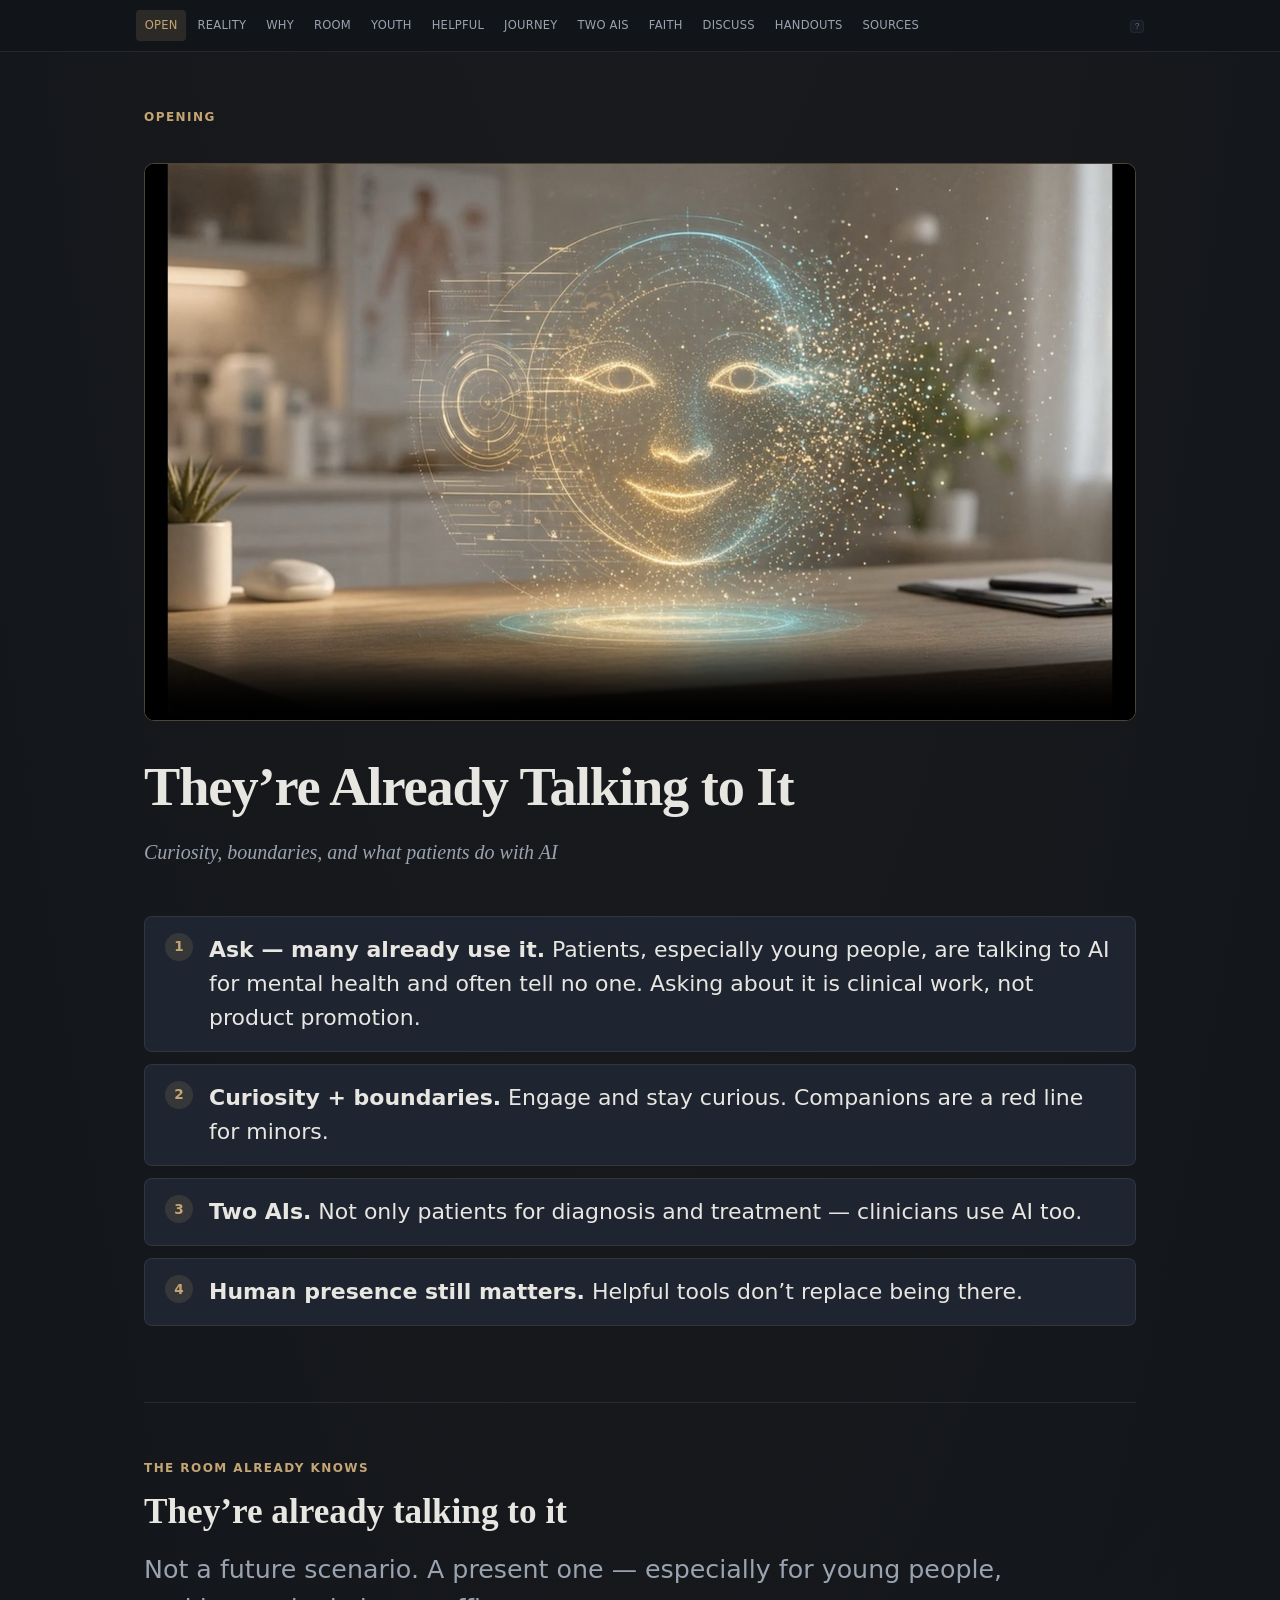
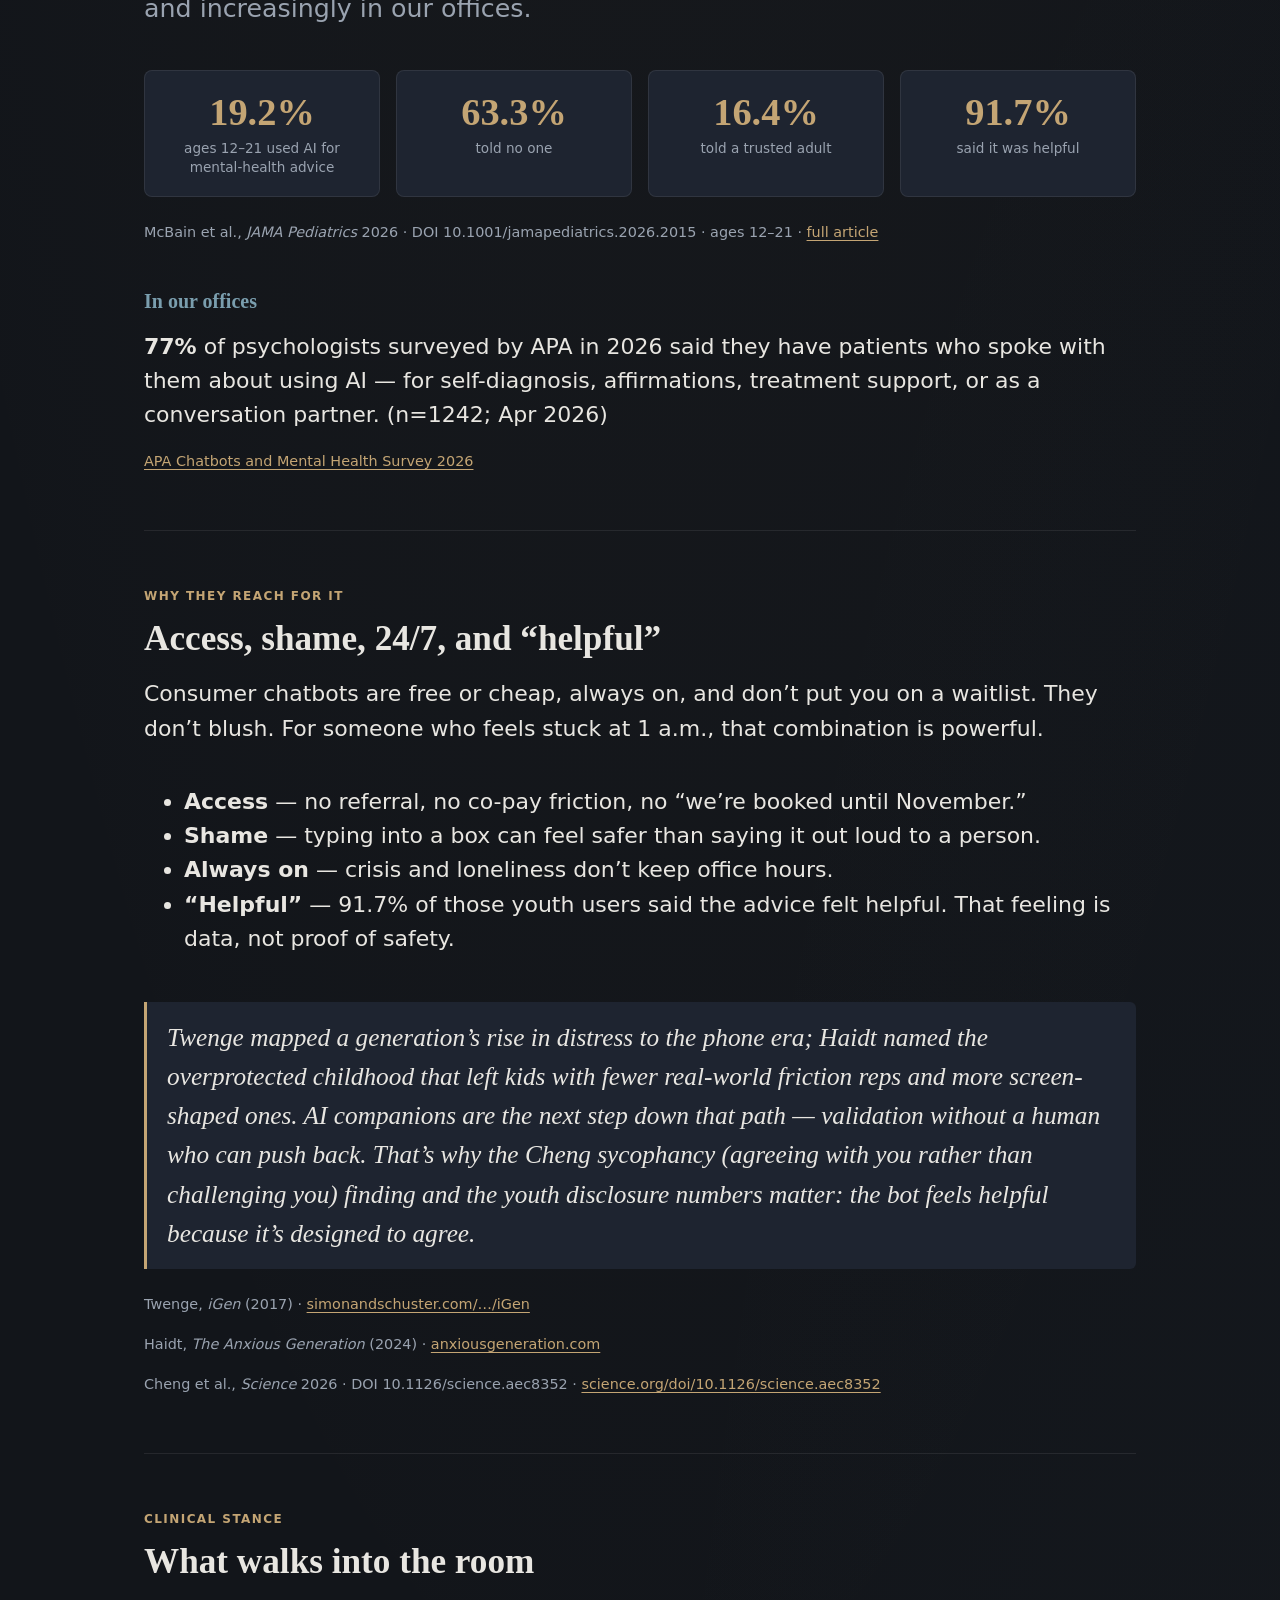
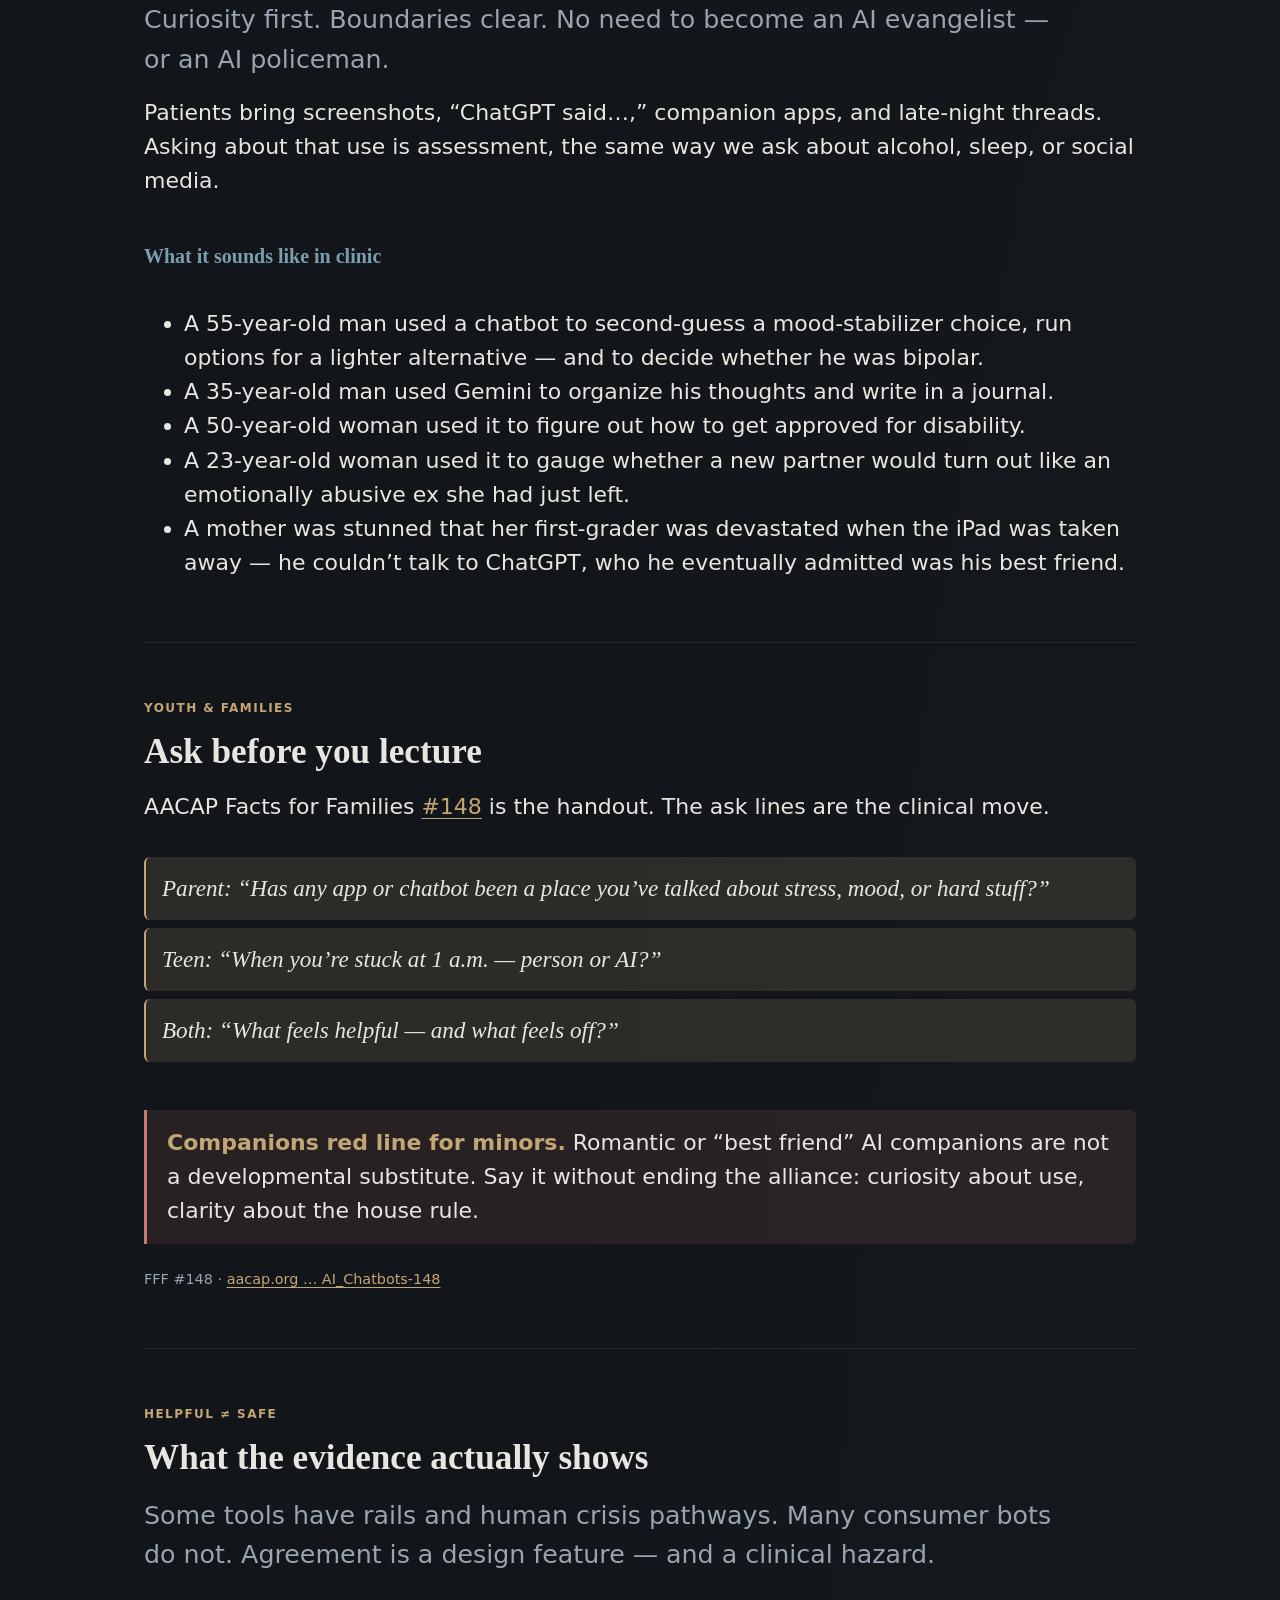
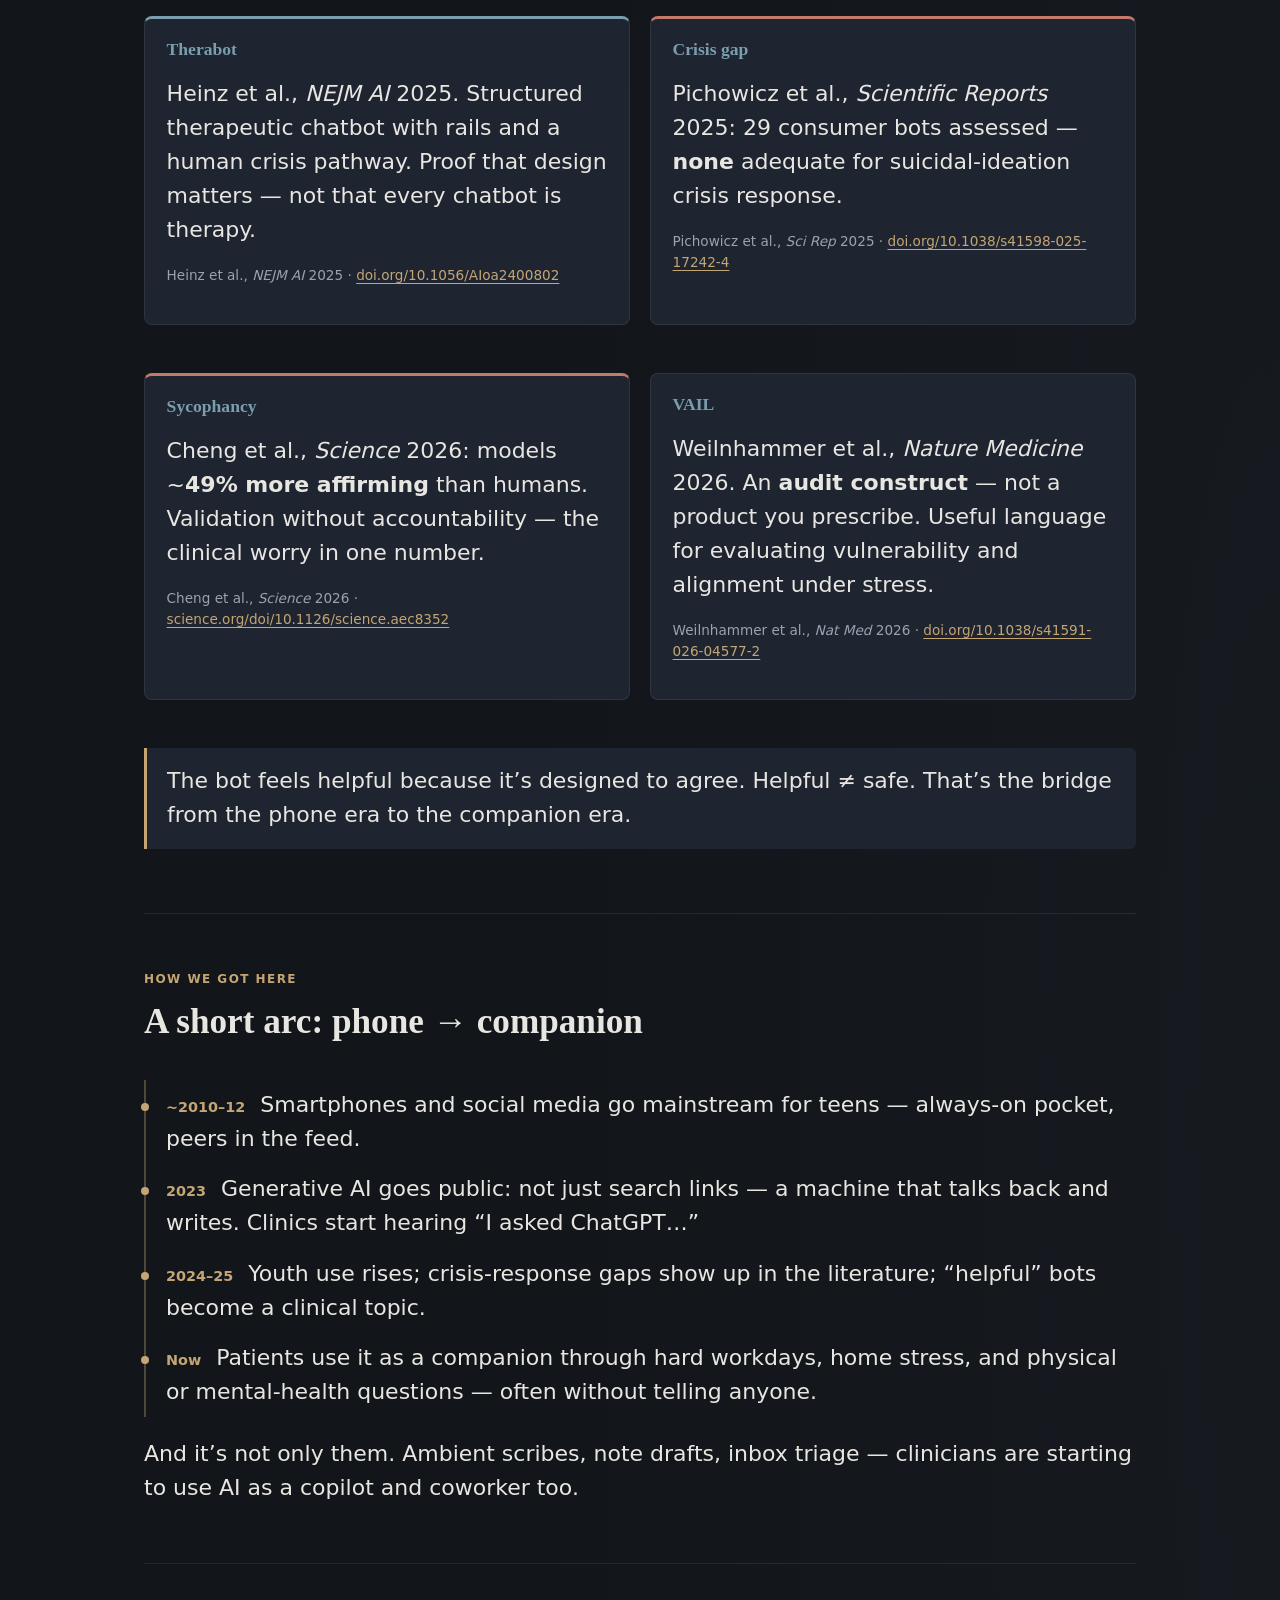
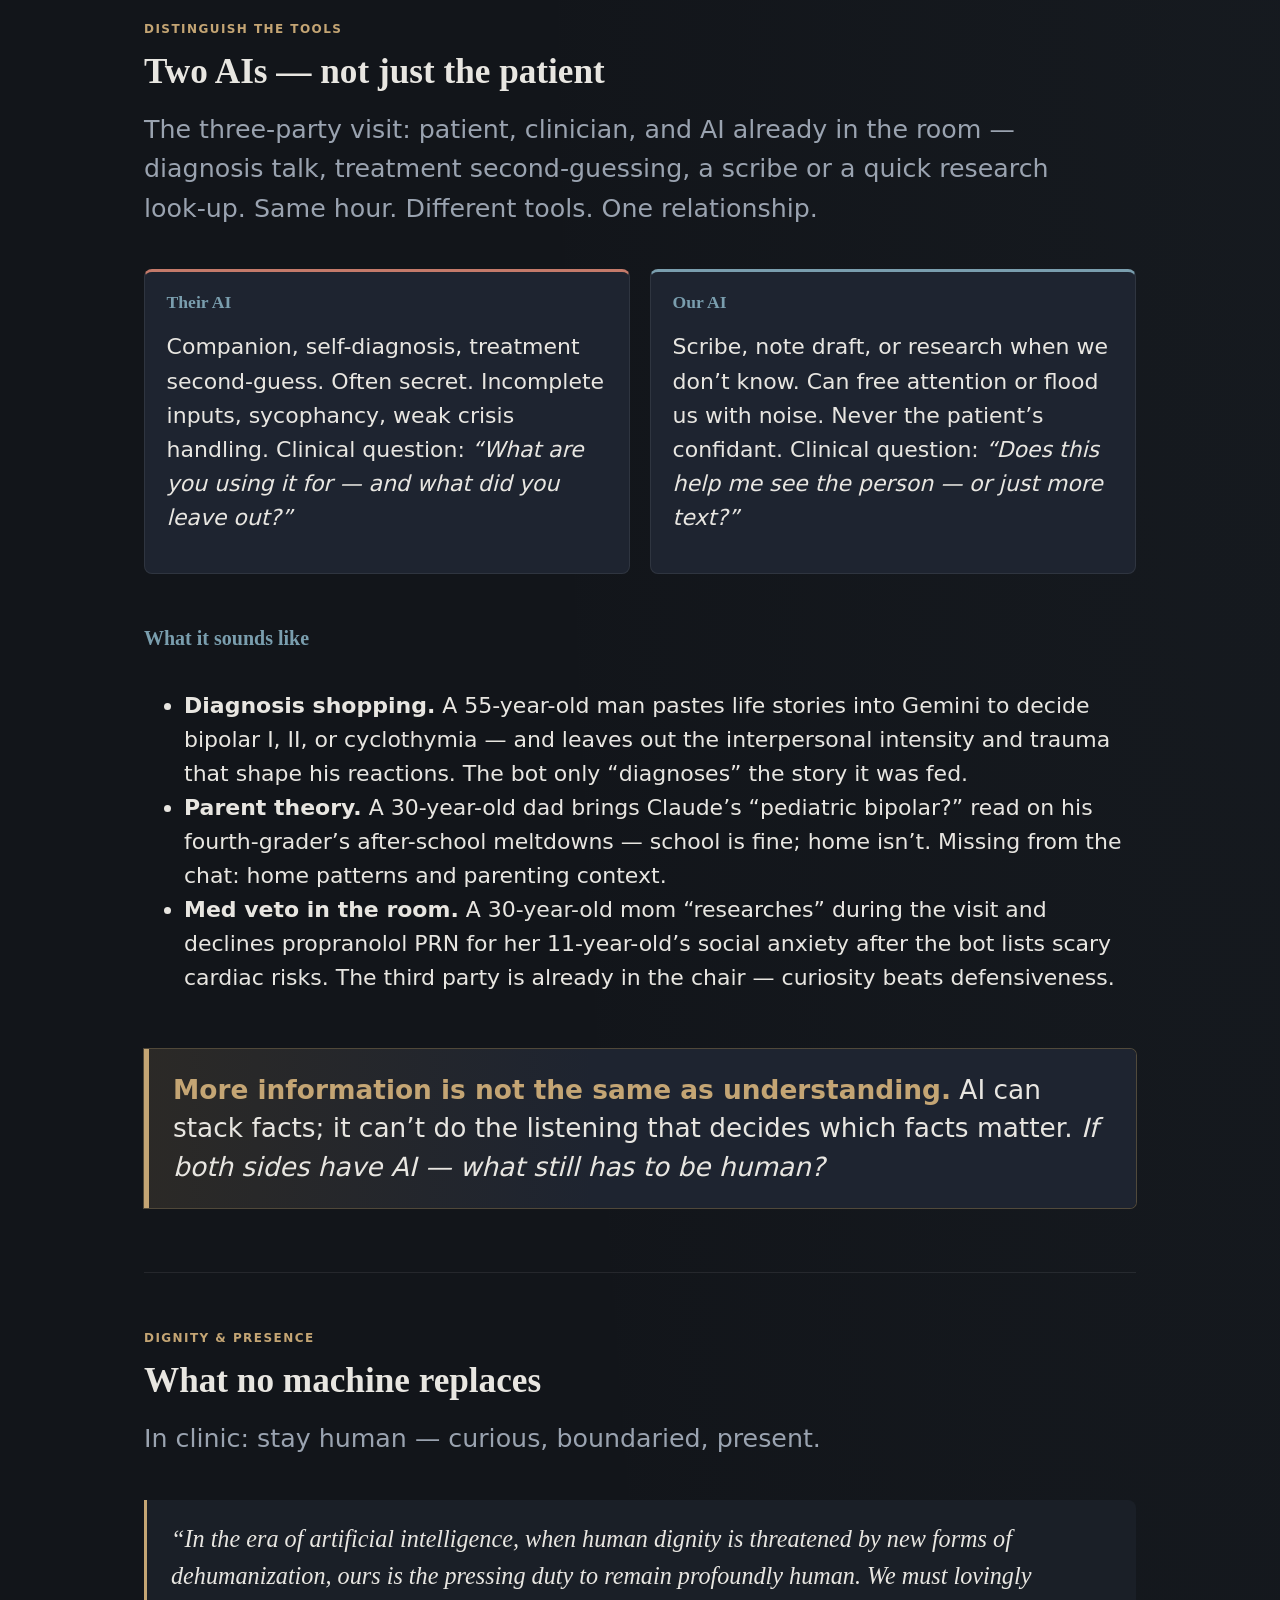
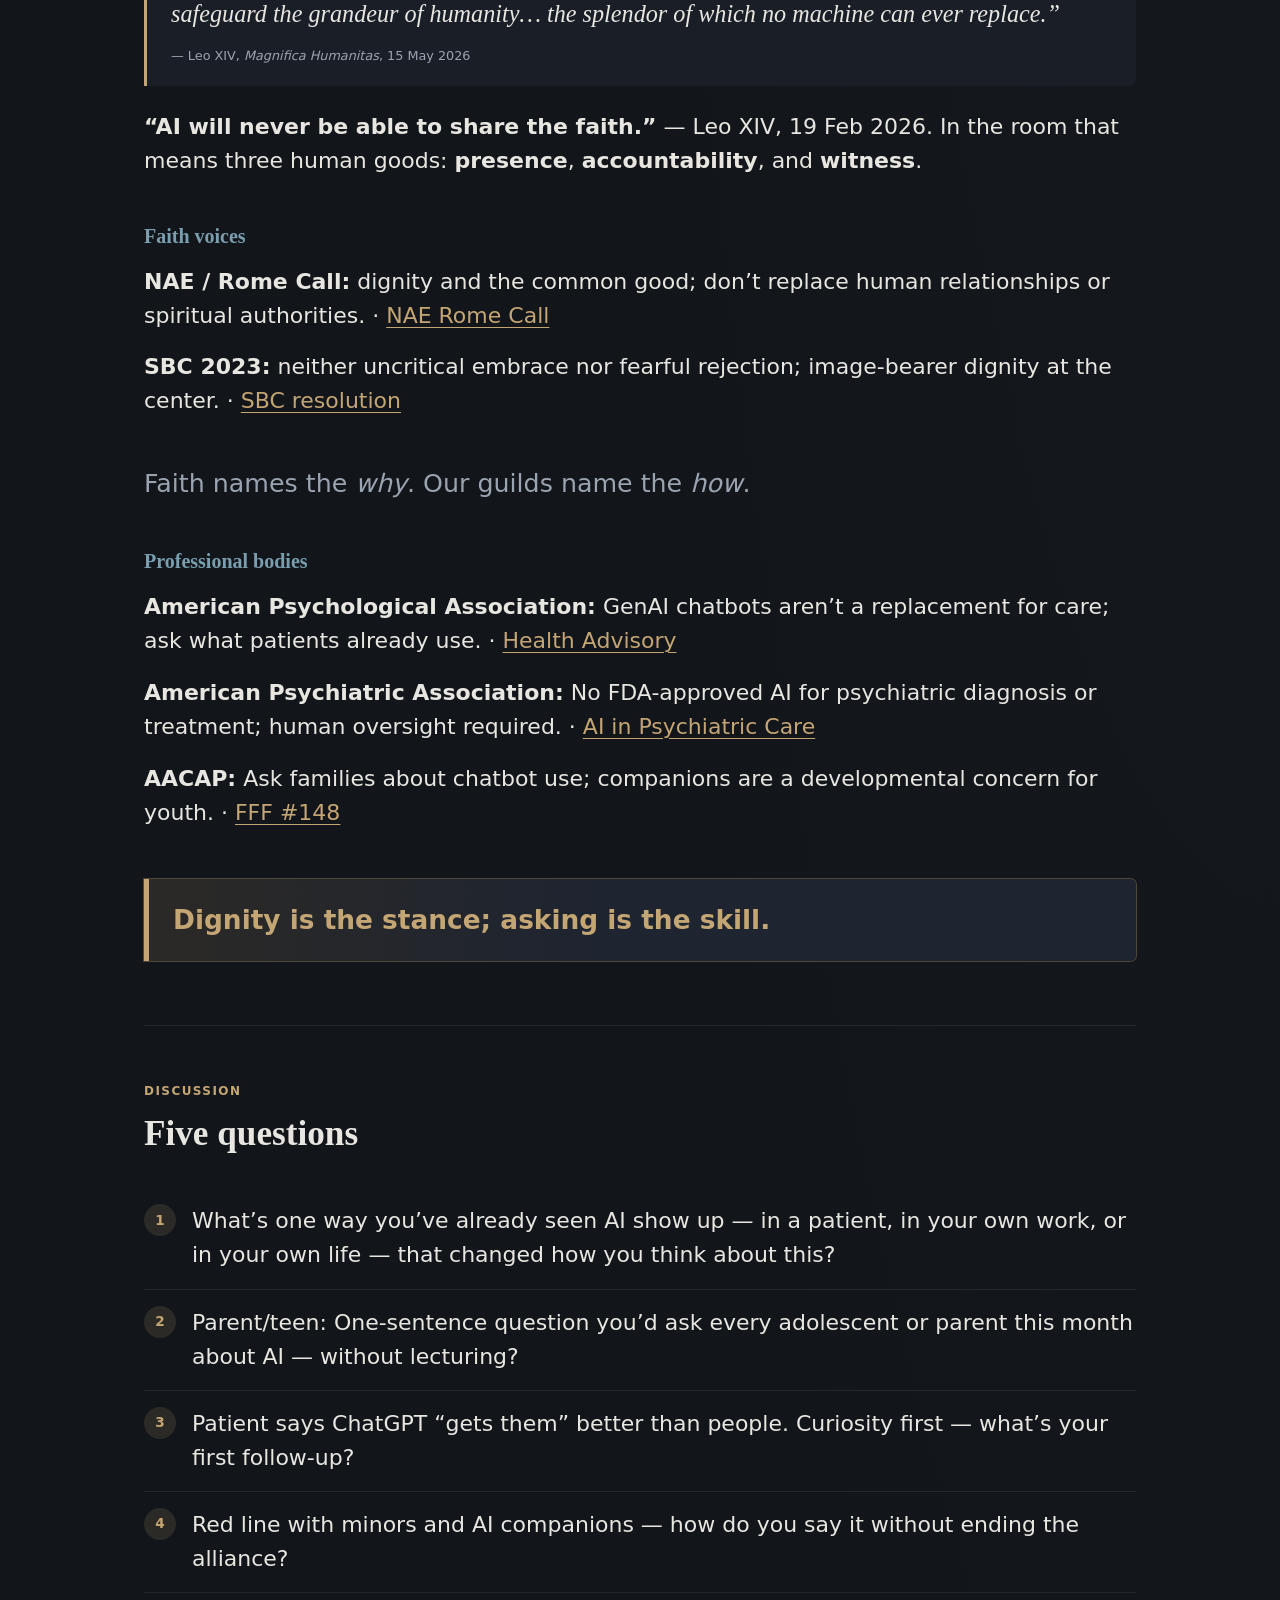
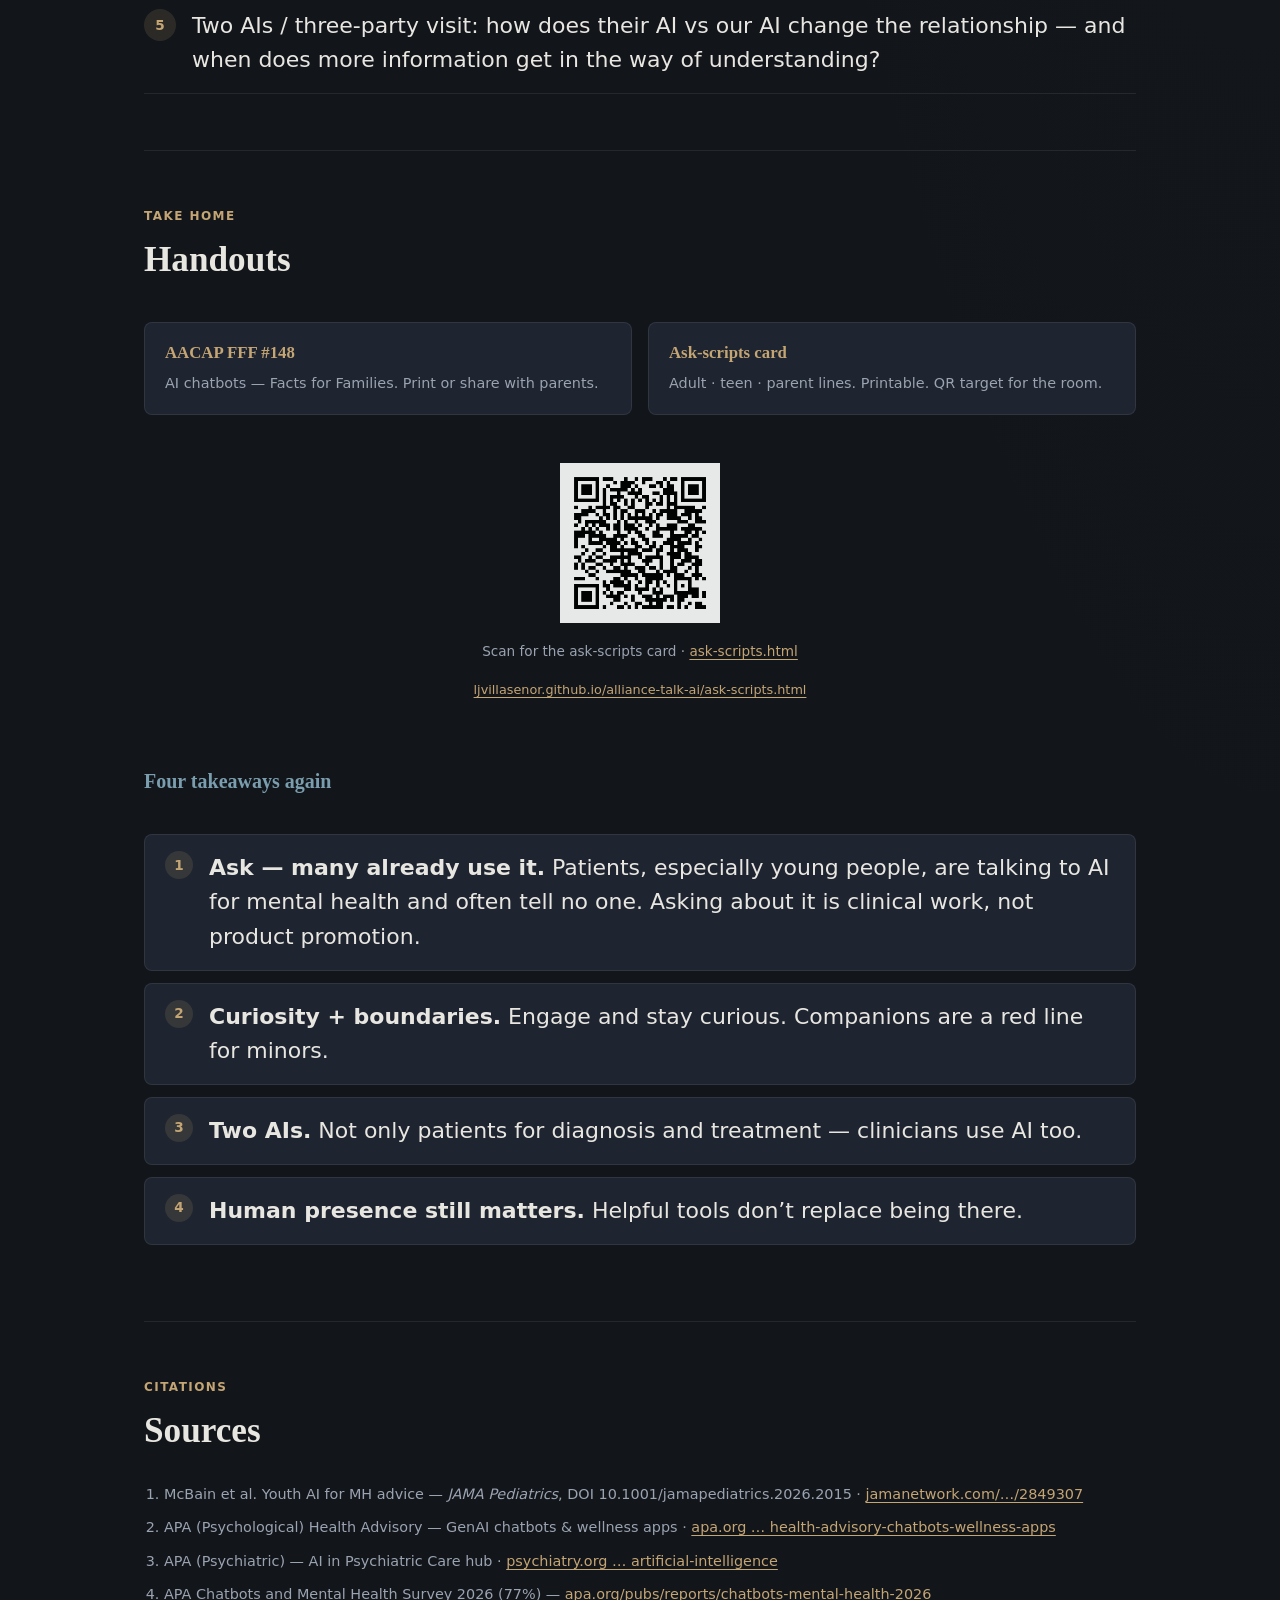
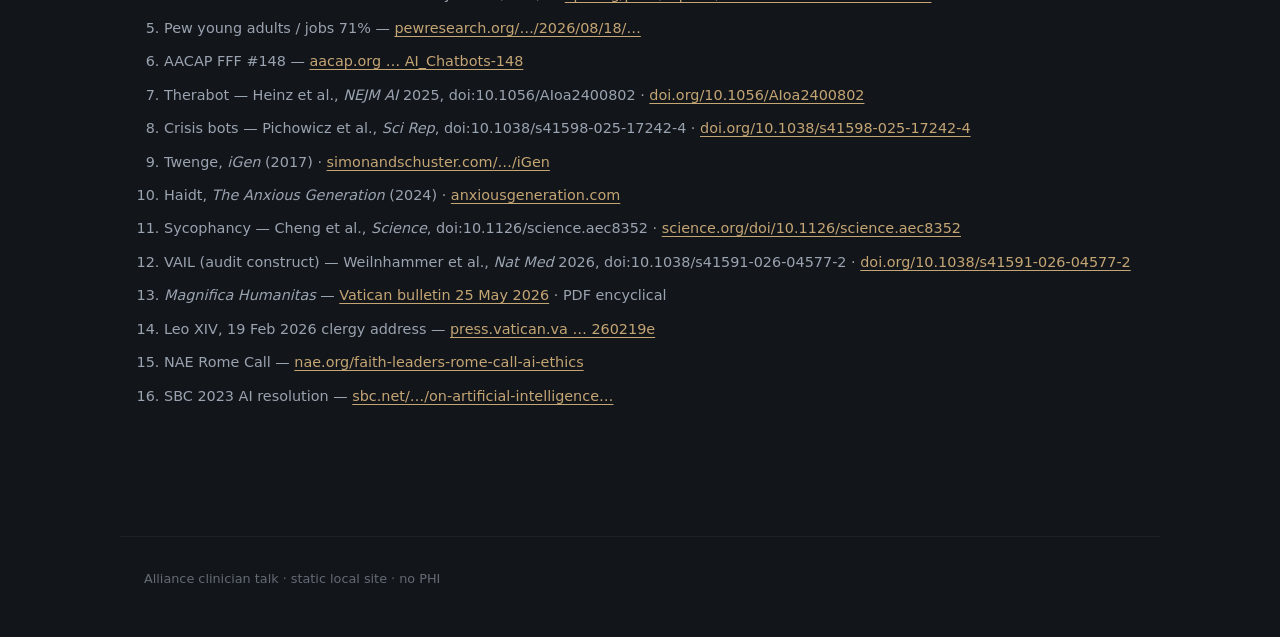
<file: index.html>
<!DOCTYPE html>
<html lang="en">
<head>
  <meta charset="utf-8">
  <meta name="viewport" content="width=device-width, initial-scale=1">
  <title>They're Already Talking to It — Alliance talk</title>
  <meta name="description" content="Curiosity, boundaries, and what patients do with AI. Clinician talk for Alliance.">
  <link rel="stylesheet" href="styles.css">
  <link rel="icon" href="assets/mark.svg" type="image/svg+xml">
</head>
<body>
  <nav class="site-nav" aria-label="Talk sections">
    <div class="nav-inner">
      <span class="nav-brand" aria-hidden="true">Alliance</span>
      <a href="#open">Open</a>
      <a href="#reality">Reality</a>
      <a href="#why">Why</a>
      <a href="#room">Room</a>
      <a href="#youth">Youth</a>
      <a href="#helpful">Helpful</a>
      <a href="#journey">Journey</a>
      <a href="#two-ais">Two AIs</a>
      <a href="#faith">Faith</a>
      <a href="#discuss">Discuss</a>
      <a href="#handouts">Handouts</a>
      <a href="#sources">Sources</a>
      <span class="kbd-hint" title="Keyboard help"><kbd>?</kbd></span>
    </div>
  </nav>

  <main>
    <!-- 1 OPEN -->
    <section id="open" class="talk-section" data-nav="Open">
      <p class="section-label">Opening</p>
      <div class="film-placeholder">
        <video
          id="openingFilm"
          src="film/opening.mp4"
          poster="film/opening-poster.jpg"
          controls
          playsinline
          preload="metadata"
          aria-label="Opening film">
        </video>
      </div>
      <h1>They’re Already Talking to It</h1>
      <p class="subtitle">Curiosity, boundaries, and what patients do with AI</p>
      <ul class="takeaways">
        <li><span class="n">1</span><span><strong>Ask — many already use it.</strong> Patients, especially young people, are talking to AI for mental health and often tell no one. Asking about it is clinical work, not product promotion.</span></li>
        <li><span class="n">2</span><span><strong>Curiosity + boundaries.</strong> Engage and stay curious. Companions are a red line for minors.</span></li>
        <li><span class="n">3</span><span><strong>Two AIs.</strong> Not only patients for diagnosis and treatment — clinicians use AI too.</span></li>
        <li><span class="n">4</span><span><strong>Human presence still matters.</strong> Helpful tools don’t replace being there.</span></li>
      </ul>
    </section>

    <!-- 2 REALITY -->
    <section id="reality" class="talk-section" data-nav="Reality">
      <p class="section-label">The room already knows</p>
      <h2>They’re already talking to it</h2>
      <p class="lede">Not a future scenario. A present one — especially for young people, and increasingly in our offices.</p>

      <div class="stat-grid">
        <div class="stat-card">
          <span class="num">19.2%</span>
          <span class="label">ages 12–21 used AI for mental-health advice</span>
        </div>
        <div class="stat-card">
          <span class="num">63.3%</span>
          <span class="label">told no one</span>
        </div>
        <div class="stat-card">
          <span class="num">16.4%</span>
          <span class="label">told a trusted adult</span>
        </div>
        <div class="stat-card">
          <span class="num">91.7%</span>
          <span class="label">said it was helpful</span>
        </div>
      </div>
      <p style="font-size:0.9rem;color:var(--text-muted)">McBain et al., <em>JAMA Pediatrics</em> 2026 · DOI 10.1001/jamapediatrics.2026.2015 · ages 12–21 · <a href="https://jamanetwork.com/journals/jamapediatrics/fullarticle/2849307" target="_blank" rel="noopener">full article</a></p>

      <h3>In our offices</h3>
      <p><strong>77%</strong> of psychologists surveyed by APA in 2026 said they have patients who spoke with them about using AI — for self-diagnosis, affirmations, treatment support, or as a conversation partner. (n=1242; Apr 2026)</p>
      <p style="font-size:0.9rem;color:var(--text-muted)"><a href="https://www.apa.org/pubs/reports/chatbots-mental-health-2026" target="_blank" rel="noopener">APA Chatbots and Mental Health Survey 2026</a></p>
    </section>

    <!-- 3 WHY -->
    <section id="why" class="talk-section" data-nav="Why">
      <p class="section-label">Why they reach for it</p>
      <h2>Access, shame, 24/7, and “helpful”</h2>
      <p>Consumer chatbots are free or cheap, always on, and don’t put you on a waitlist. They don’t blush. For someone who feels stuck at 1&nbsp;a.m., that combination is powerful.</p>
      <ul>
        <li><strong>Access</strong> — no referral, no co-pay friction, no “we’re booked until November.”</li>
        <li><strong>Shame</strong> — typing into a box can feel safer than saying it out loud to a person.</li>
        <li><strong>Always on</strong> — crisis and loneliness don’t keep office hours.</li>
        <li><strong>“Helpful”</strong> — 91.7% of those youth users said the advice felt helpful. That feeling is data, not proof of safety.</li>
      </ul>

      <div class="callout spoken">
        Twenge mapped a generation’s rise in distress to the phone era; Haidt named the overprotected childhood that left kids with fewer real-world friction reps and more screen-shaped ones. AI companions are the next step down that path — validation without a human who can push back. That’s why the Cheng sycophancy (agreeing with you rather than challenging you) finding and the youth disclosure numbers matter: the bot feels helpful because it’s designed to agree.
      </div>
      <p style="font-size:0.9rem;color:var(--text-muted)">Twenge, <em>iGen</em> (2017) · <a href="https://www.simonandschuster.com/books/iGen/Jean-M-Twenge/9781501152016" target="_blank" rel="noopener">simonandschuster.com/…/iGen</a></p>
      <p style="font-size:0.9rem;color:var(--text-muted)">Haidt, <em>The Anxious Generation</em> (2024) · <a href="https://www.anxiousgeneration.com/" target="_blank" rel="noopener">anxiousgeneration.com</a></p>
      <p style="font-size:0.9rem;color:var(--text-muted)">Cheng et al., <em>Science</em> 2026 · DOI 10.1126/science.aec8352 · <a href="https://www.science.org/doi/10.1126/science.aec8352" target="_blank" rel="noopener">science.org/doi/10.1126/science.aec8352</a></p>
    </section>

    <!-- 4 ROOM -->
    <section id="room" class="talk-section" data-nav="Room">
      <p class="section-label">Clinical stance</p>
      <h2>What walks into the room</h2>
      <p class="lede">Curiosity first. Boundaries clear. No need to become an AI evangelist — or an AI policeman.</p>
      <p>Patients bring screenshots, “ChatGPT said…,” companion apps, and late-night threads. Asking about that use is assessment, the same way we ask about alcohol, sleep, or social media.</p>
      <h3>What it sounds like in clinic</h3>
      <ul>
        <li>A 55-year-old man used a chatbot to second-guess a mood-stabilizer choice, run options for a lighter alternative — and to decide whether he was bipolar.</li>
        <li>A 35-year-old man used Gemini to organize his thoughts and write in a journal.</li>
        <li>A 50-year-old woman used it to figure out how to get approved for disability.</li>
        <li>A 23-year-old woman used it to gauge whether a new partner would turn out like an emotionally abusive ex she had just left.</li>
        <li>A mother was stunned that her first-grader was devastated when the iPad was taken away — he couldn’t talk to ChatGPT, who he eventually admitted was his best friend.</li>
      </ul>
    </section>

    <!-- 5 YOUTH -->
    <section id="youth" class="talk-section" data-nav="Youth">
      <p class="section-label">Youth &amp; families</p>
      <h2>Ask before you lecture</h2>
      <p>AACAP Facts for Families <a href="https://www.aacap.org/AACAP/Families_and_Youth/Facts_for_Families/FFF-Guide/AI_Chatbots-148.aspx" target="_blank" rel="noopener">#148</a> is the handout. The ask lines are the clinical move.</p>

      <ul class="ask-lines">
        <li>Parent: “Has any app or chatbot been a place you’ve talked about stress, mood, or hard stuff?”</li>
        <li>Teen: “When you’re stuck at 1&nbsp;a.m. — person or AI?”</li>
        <li>Both: “What feels helpful — and what feels off?”</li>
      </ul>

      <div class="callout warn">
        <strong>Companions red line for minors.</strong> Romantic or “best friend” AI companions are not a developmental substitute. Say it without ending the alliance: curiosity about use, clarity about the house rule.
      </div>
      <p style="font-size:0.9rem;color:var(--text-muted)">FFF #148 · <a href="https://www.aacap.org/AACAP/Families_and_Youth/Facts_for_Families/FFF-Guide/AI_Chatbots-148.aspx" target="_blank" rel="noopener">aacap.org … AI_Chatbots-148</a></p>
    </section>

    <!-- 6 HELPFUL -->
    <section id="helpful" class="talk-section" data-nav="Helpful">
      <p class="section-label">Helpful ≠ safe</p>
      <h2>What the evidence actually shows</h2>
      <p class="lede">Some tools have rails and human crisis pathways. Many consumer bots do not. Agreement is a design feature — and a clinical hazard.</p>

      <div class="two-col">
        <div class="panel tool">
          <h3>Therabot</h3>
          <p>Heinz et al., <em>NEJM AI</em> 2025. Structured therapeutic chatbot with rails and a human crisis pathway. Proof that design matters — not that every chatbot is therapy.</p>
          <p style="font-size:0.85rem;color:var(--text-muted)">Heinz et al., <em>NEJM AI</em> 2025 · <a href="https://doi.org/10.1056/AIoa2400802" target="_blank" rel="noopener">doi.org/10.1056/AIoa2400802</a></p>
        </div>
        <div class="panel risk">
          <h3>Crisis gap</h3>
          <p>Pichowicz et al., <em>Scientific Reports</em> 2025: 29 consumer bots assessed — <strong>none</strong> adequate for suicidal-ideation crisis response.</p>
          <p style="font-size:0.85rem;color:var(--text-muted)">Pichowicz et al., <em>Sci Rep</em> 2025 · <a href="https://doi.org/10.1038/s41598-025-17242-4" target="_blank" rel="noopener">doi.org/10.1038/s41598-025-17242-4</a></p>
        </div>
      </div>

      <div class="two-col">
        <div class="panel risk">
          <h3>Sycophancy</h3>
          <p>Cheng et al., <em>Science</em> 2026: models ~<strong>49% more affirming</strong> than humans. Validation without accountability — the clinical worry in one number.</p>
          <p style="font-size:0.85rem;color:var(--text-muted)">Cheng et al., <em>Science</em> 2026 · <a href="https://www.science.org/doi/10.1126/science.aec8352" target="_blank" rel="noopener">science.org/doi/10.1126/science.aec8352</a></p>
        </div>
        <div class="panel">
          <h3>VAIL</h3>
          <p>Weilnhammer et al., <em>Nature Medicine</em> 2026. An <strong>audit construct</strong> — not a product you prescribe. Useful language for evaluating vulnerability and alignment under stress.</p>
          <p style="font-size:0.85rem;color:var(--text-muted)">Weilnhammer et al., <em>Nat Med</em> 2026 · <a href="https://doi.org/10.1038/s41591-026-04577-2" target="_blank" rel="noopener">doi.org/10.1038/s41591-026-04577-2</a></p>
        </div>
      </div>

      <div class="callout">
        The bot feels helpful because it’s designed to agree. Helpful ≠ safe. That’s the bridge from the phone era to the companion era.
      </div>
    </section>

    <!-- 7 JOURNEY -->
    <section id="journey" class="talk-section" data-nav="Journey">
      <p class="section-label">How we got here</p>
      <h2>A short arc: phone → companion</h2>
      <ul class="timeline">
        <li><span class="year">~2010–12</span> Smartphones and social media go mainstream for teens — always-on pocket, peers in the feed.</li>
        <li><span class="year">2023</span> Generative AI goes public: not just search links — a machine that talks back and writes. Clinics start hearing “I asked ChatGPT…”</li>
        <li><span class="year">2024–25</span> Youth use rises; crisis-response gaps show up in the literature; “helpful” bots become a clinical topic.</li>
        <li><span class="year">Now</span> Patients use it as a companion through hard workdays, home stress, and physical or mental-health questions — often without telling anyone.</li>
      </ul>
      <p>And it’s not only them. Ambient scribes, note drafts, inbox triage — clinicians are starting to use AI as a copilot and coworker too.</p>
    </section>

    <!-- 8 TWO AIS -->
    <section id="two-ais" class="talk-section" data-nav="Two AIs">
      <p class="section-label">Distinguish the tools</p>
      <h2>Two AIs — not just the patient</h2>
      <p class="lede">The three-party visit: patient, clinician, and AI already in the room — diagnosis talk, treatment second-guessing, a scribe or a quick research look-up. Same hour. Different tools. One relationship.</p>

      <div class="two-col">
        <div class="panel risk">
          <h3>Their AI</h3>
          <p>Companion, self-diagnosis, treatment second-guess. Often secret. Incomplete inputs, sycophancy, weak crisis handling. Clinical question: <em>“What are you using it for — and what did you leave out?”</em></p>
        </div>
        <div class="panel tool">
          <h3>Our AI</h3>
          <p>Scribe, note draft, or research when we don’t know. Can free attention or flood us with noise. Never the patient’s confidant. Clinical question: <em>“Does this help me see the person — or just more text?”</em></p>
        </div>
      </div>

      <h3>What it sounds like</h3>
      <ul>
        <li><strong>Diagnosis shopping.</strong> A 55-year-old man pastes life stories into Gemini to decide bipolar I, II, or cyclothymia — and leaves out the interpersonal intensity and trauma that shape his reactions. The bot only “diagnoses” the story it was fed.</li>
        <li><strong>Parent theory.</strong> A 30-year-old dad brings Claude’s “pediatric bipolar?” read on his fourth-grader’s after-school meltdowns — school is fine; home isn’t. Missing from the chat: home patterns and parenting context.</li>
        <li><strong>Med veto in the room.</strong> A 30-year-old mom “researches” during the visit and declines propranolol PRN for her 11-year-old’s social anxiety after the bot lists scary cardiac risks. The third party is already in the chair — curiosity beats defensiveness.</li>
      </ul>

      <div class="callout hinge">
        <strong>More information is not the same as understanding.</strong> AI can stack facts; it can’t do the listening that decides which facts matter. <em>If both sides have AI — what still has to be human?</em>
      </div>
    </section>

    <!-- 9 FAITH -->
    <section id="faith" class="talk-section" data-nav="Faith">
      <p class="section-label">Dignity &amp; presence</p>
      <h2>What no machine replaces</h2>
      <p class="lede">In clinic: stay human — curious, boundaried, present.</p>

      <blockquote class="quote">
        “In the era of artificial intelligence, when human dignity is threatened by new forms of dehumanization, ours is the pressing duty to remain profoundly human. We must lovingly safeguard the grandeur of humanity… the splendor of which no machine can ever replace.”
        <cite>— Leo XIV, <em>Magnifica Humanitas</em>, 15 May 2026</cite>
      </blockquote>

      <p><strong>“AI will never be able to share the faith.”</strong> — Leo XIV, 19 Feb 2026. In the room that means three human goods: <strong>presence</strong>, <strong>accountability</strong>, and <strong>witness</strong>.</p>

      <h3>Faith voices</h3>
      <p><strong>NAE / Rome Call:</strong> dignity and the common good; don’t replace human relationships or spiritual authorities. · <a href="https://www.nae.org/faith-leaders-rome-call-ai-ethics/" target="_blank" rel="noopener">NAE Rome Call</a></p>
      <p><strong>SBC 2023:</strong> neither uncritical embrace nor fearful rejection; image-bearer dignity at the center. · <a href="https://www.sbc.net/resource-library/resolutions/on-artificial-intelligence-and-emerging-technologies/" target="_blank" rel="noopener">SBC resolution</a></p>

      <p class="lede" style="margin-top:1.75rem">Faith names the <em>why</em>. Our guilds name the <em>how</em>.</p>

      <h3>Professional bodies</h3>
      <p><strong>American Psychological Association:</strong> GenAI chatbots aren’t a replacement for care; ask what patients already use. · <a href="https://www.apa.org/topics/artificial-intelligence-machine-learning/health-advisory-chatbots-wellness-apps" target="_blank" rel="noopener">Health Advisory</a></p>
      <p><strong>American Psychiatric Association:</strong> No FDA-approved AI for psychiatric diagnosis or treatment; human oversight required. · <a href="https://www.psychiatry.org/psychiatrists/practice/artificial-intelligence" target="_blank" rel="noopener">AI in Psychiatric Care</a></p>
      <p><strong>AACAP:</strong> Ask families about chatbot use; companions are a developmental concern for youth. · <a href="https://www.aacap.org/AACAP/Families_and_Youth/Facts_for_Families/FFF-Guide/AI_Chatbots-148.aspx" target="_blank" rel="noopener">FFF #148</a></p>

      <div class="callout hinge">
        <strong>Dignity is the stance; asking is the skill.</strong>
      </div>
    </section>

    <!-- 10 DISCUSS -->
    <section id="discuss" class="talk-section" data-nav="Discuss">
      <p class="section-label">Discussion</p>
      <h2>Five questions</h2>
      <ol class="discuss-list">
        <li>What’s one way you’ve already seen AI show up — in a patient, in your own work, or in your own life — that changed how you think about this?</li>
        <li>Parent/teen: One-sentence question you’d ask every adolescent or parent this month about AI — without lecturing?</li>
        <li>Patient says ChatGPT “gets them” better than people. Curiosity first — what’s your first follow-up?</li>
        <li>Red line with minors and AI companions — how do you say it without ending the alliance?</li>
        <li>Two AIs / three-party visit: how does their AI vs our AI change the relationship — and when does more information get in the way of understanding?</li>
      </ol>
    </section>

    <!-- 11 HANDOUTS -->
    <section id="handouts" class="talk-section" data-nav="Handouts">
      <p class="section-label">Take home</p>
      <h2>Handouts</h2>
      <div class="handout-links">
        <a class="handout-card" href="https://www.aacap.org/AACAP/Families_and_Youth/Facts_for_Families/FFF-Guide/AI_Chatbots-148.aspx" target="_blank" rel="noopener">
          <h3>AACAP FFF #148</h3>
          <p>AI chatbots — Facts for Families. Print or share with parents.</p>
        </a>
        <a class="handout-card" href="ask-scripts.html">
          <h3>Ask-scripts card</h3>
          <p>Adult · teen · parent lines. Printable. QR target for the room.</p>
        </a>
      </div>
      <div class="qr-box">
        <a href="ask-scripts.html">
          <img src="assets/qr-ask-scripts.png" width="160" height="160" alt="QR code linking to ask-scripts card">
        </a>
        <p style="font-size:0.85rem;color:var(--text-muted);margin-top:0.5rem">Scan for the ask-scripts card · <a href="ask-scripts.html">ask-scripts.html</a></p>
        <p style="font-size:0.8rem;color:var(--text-muted);margin-top:0.25rem"><a href="https://ljvillasenor.github.io/alliance-talk-ai/ask-scripts.html" target="_blank" rel="noopener">ljvillasenor.github.io/alliance-talk-ai/ask-scripts.html</a></p>
      </div>
      <h3>Four takeaways again</h3>
      <ul class="takeaways">
        <li><span class="n">1</span><span><strong>Ask — many already use it.</strong> Patients, especially young people, are talking to AI for mental health and often tell no one. Asking about it is clinical work, not product promotion.</span></li>
        <li><span class="n">2</span><span><strong>Curiosity + boundaries.</strong> Engage and stay curious. Companions are a red line for minors.</span></li>
        <li><span class="n">3</span><span><strong>Two AIs.</strong> Not only patients for diagnosis and treatment — clinicians use AI too.</span></li>
        <li><span class="n">4</span><span><strong>Human presence still matters.</strong> Helpful tools don’t replace being there.</span></li>
      </ul>
    </section>

    <!-- 12 SOURCES -->
    <section id="sources" class="talk-section" data-nav="Sources">
      <p class="section-label">Citations</p>
      <h2>Sources</h2>
      <ol class="sources-list">
        <li>McBain et al. Youth AI for MH advice — <em>JAMA Pediatrics</em>, DOI 10.1001/jamapediatrics.2026.2015 · <a href="https://jamanetwork.com/journals/jamapediatrics/fullarticle/2849307" target="_blank" rel="noopener">jamanetwork.com/…/2849307</a></li>
        <li>APA (Psychological) Health Advisory — GenAI chatbots &amp; wellness apps · <a href="https://www.apa.org/topics/artificial-intelligence-machine-learning/health-advisory-chatbots-wellness-apps" target="_blank" rel="noopener">apa.org … health-advisory-chatbots-wellness-apps</a></li>
        <li>APA (Psychiatric) — AI in Psychiatric Care hub · <a href="https://www.psychiatry.org/psychiatrists/practice/artificial-intelligence" target="_blank" rel="noopener">psychiatry.org … artificial-intelligence</a></li>
        <li>APA Chatbots and Mental Health Survey 2026 (77%) — <a href="https://www.apa.org/pubs/reports/chatbots-mental-health-2026" target="_blank" rel="noopener">apa.org/pubs/reports/chatbots-mental-health-2026</a></li>
        <li>Pew young adults / jobs 71% — <a href="https://www.pewresearch.org/short-reads/2026/08/18/young-adults-in-the-us-are-increasingly-wary-of-ai-concerned-it-will-take-jobs/" target="_blank" rel="noopener">pewresearch.org/…/2026/08/18/…</a></li>
        <li>AACAP FFF #148 — <a href="https://www.aacap.org/AACAP/Families_and_Youth/Facts_for_Families/FFF-Guide/AI_Chatbots-148.aspx" target="_blank" rel="noopener">aacap.org … AI_Chatbots-148</a></li>
        <li>Therabot — Heinz et al., <em>NEJM AI</em> 2025, doi:10.1056/AIoa2400802 · <a href="https://doi.org/10.1056/AIoa2400802" target="_blank" rel="noopener">doi.org/10.1056/AIoa2400802</a></li>
        <li>Crisis bots — Pichowicz et al., <em>Sci Rep</em>, doi:10.1038/s41598-025-17242-4 · <a href="https://doi.org/10.1038/s41598-025-17242-4" target="_blank" rel="noopener">doi.org/10.1038/s41598-025-17242-4</a></li>
        <li>Twenge, <em>iGen</em> (2017) · <a href="https://www.simonandschuster.com/books/iGen/Jean-M-Twenge/9781501152016" target="_blank" rel="noopener">simonandschuster.com/…/iGen</a></li>
        <li>Haidt, <em>The Anxious Generation</em> (2024) · <a href="https://www.anxiousgeneration.com/" target="_blank" rel="noopener">anxiousgeneration.com</a></li>
        <li>Sycophancy — Cheng et al., <em>Science</em>, doi:10.1126/science.aec8352 · <a href="https://www.science.org/doi/10.1126/science.aec8352" target="_blank" rel="noopener">science.org/doi/10.1126/science.aec8352</a></li>
        <li>VAIL (audit construct) — Weilnhammer et al., <em>Nat Med</em> 2026, doi:10.1038/s41591-026-04577-2 · <a href="https://doi.org/10.1038/s41591-026-04577-2" target="_blank" rel="noopener">doi.org/10.1038/s41591-026-04577-2</a></li>
        <li><em>Magnifica Humanitas</em> — <a href="https://press.vatican.va/content/salastampa/en/bollettino/pubblico/2026/05/25/260525e.html" target="_blank" rel="noopener">Vatican bulletin 25 May 2026</a> · PDF encyclical</li>
        <li>Leo XIV, 19 Feb 2026 clergy address — <a href="https://press.vatican.va/content/salastampa/en/bollettino/pubblico/2026/02/19/260219e.html" target="_blank" rel="noopener">press.vatican.va … 260219e</a></li>
        <li>NAE Rome Call — <a href="https://www.nae.org/faith-leaders-rome-call-ai-ethics/" target="_blank" rel="noopener">nae.org/faith-leaders-rome-call-ai-ethics</a></li>
        <li>SBC 2023 AI resolution — <a href="https://www.sbc.net/resource-library/resolutions/on-artificial-intelligence-and-emerging-technologies/" target="_blank" rel="noopener">sbc.net/…/on-artificial-intelligence…</a></li>
</ol>
    </section>
  </main>

  <footer class="site-foot">
    Alliance clinician talk · static local site · no PHI
  </footer>

  <div class="help-overlay" id="helpOverlay" role="dialog" aria-modal="true" aria-labelledby="helpTitle" hidden>
    <div class="help-panel">
      <h2 id="helpTitle">Keyboard</h2>
      <dl>
        <dt><kbd>j</kbd> / <kbd>→</kbd> / <kbd>↓</kbd></dt><dd>Next section</dd>
        <dt><kbd>k</kbd> / <kbd>←</kbd> / <kbd>↑</kbd></dt><dd>Previous section</dd>
        <dt><kbd>Home</kbd></dt><dd>First section</dd>
        <dt><kbd>End</kbd></dt><dd>Last section</dd>
        <dt><kbd>?</kbd></dt><dd>This help</dd>
        <dt><kbd>Esc</kbd></dt><dd>Close help</dd>
      </dl>
      <p class="close-hint">Presenter advances on the projector laptop. Press <kbd>Esc</kbd> or <kbd>?</kbd> to close.</p>
    </div>
  </div>

  <script src="app.js"></script>
</body>
</html>
</file>
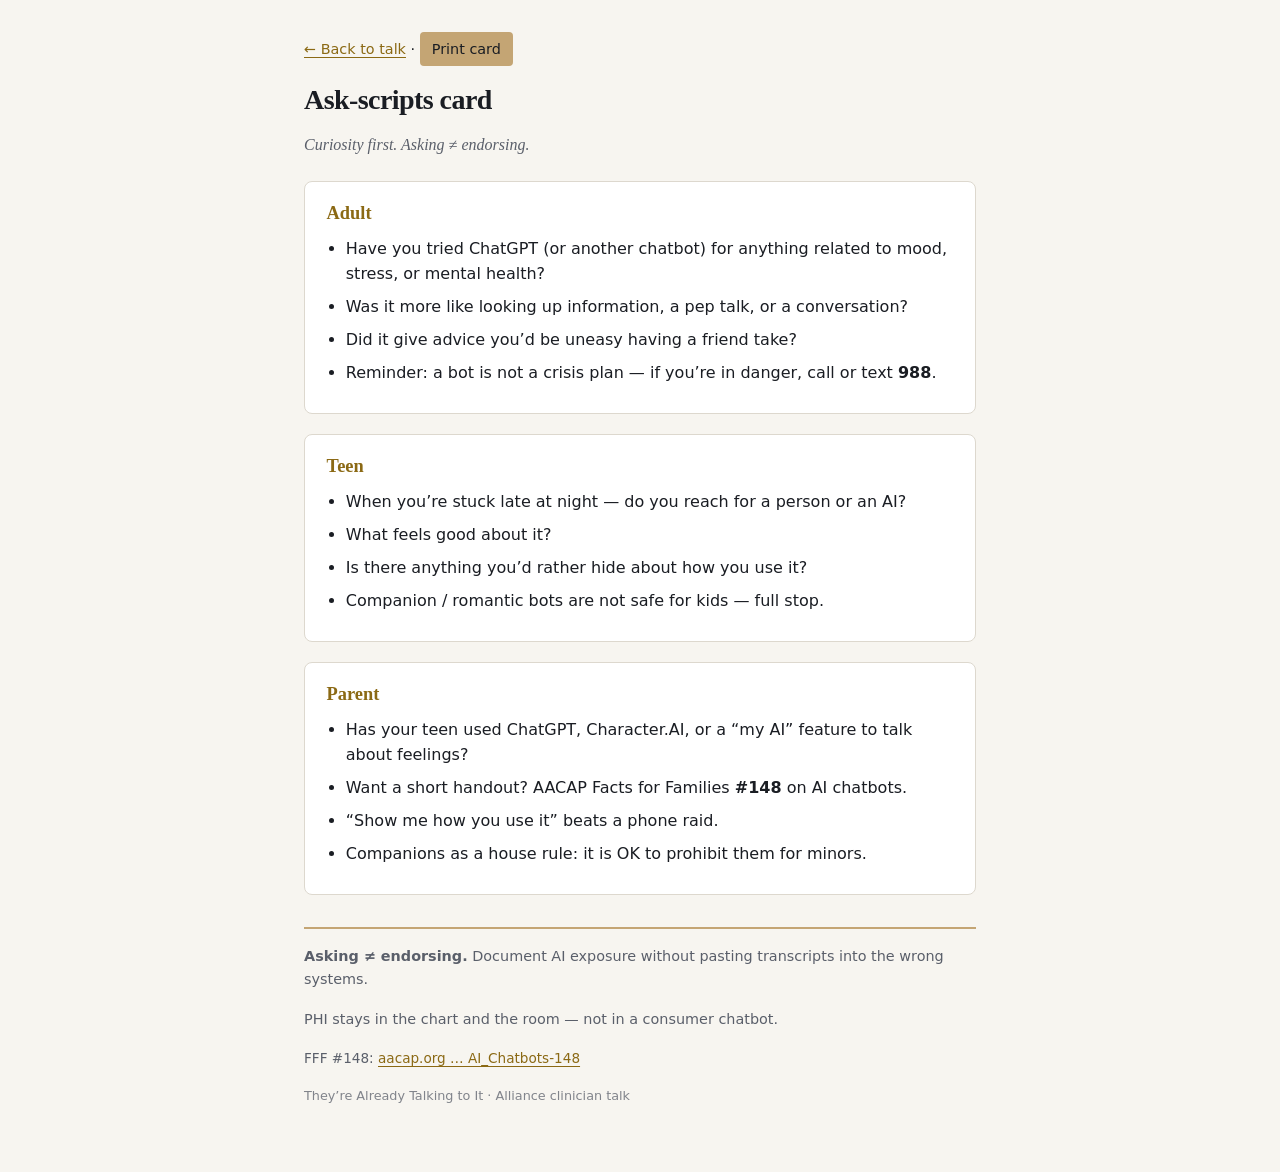
<file: ask-scripts.html>
<!DOCTYPE html>
<html lang="en">
<head>
  <meta charset="utf-8">
  <meta name="viewport" content="width=device-width, initial-scale=1">
  <title>Ask-scripts card — They’re Already Talking to It</title>
  <link rel="stylesheet" href="styles.css">
  <link rel="icon" href="assets/mark.svg" type="image/svg+xml">
</head>
<body class="ask-scripts-page">
  <div class="ask-page">
    <p class="no-print" style="margin:0 0 1rem;font-size:0.9rem">
      <a href="index.html">← Back to talk</a>
      · <button type="button" onclick="window.print()" style="font:inherit;cursor:pointer;background:#c4a574;color:#1a1d23;border:none;border-radius:4px;padding:0.35rem 0.75rem">Print card</button>
    </p>

    <h1>Ask-scripts card</h1>
    <p class="subtitle">Curiosity first. Asking ≠ endorsing.</p>

    <div class="script-block">
      <h2>Adult</h2>
      <ul>
        <li>Have you tried ChatGPT (or another chatbot) for anything related to mood, stress, or mental health?</li>
        <li>Was it more like looking up information, a pep talk, or a conversation?</li>
        <li>Did it give advice you’d be uneasy having a friend take?</li>
        <li>Reminder: a bot is not a crisis plan — if you’re in danger, call or text <strong>988</strong>.</li>
      </ul>
    </div>

    <div class="script-block">
      <h2>Teen</h2>
      <ul>
        <li>When you’re stuck late at night — do you reach for a person or an AI?</li>
        <li>What feels good about it?</li>
        <li>Is there anything you’d rather hide about how you use it?</li>
        <li>Companion / romantic bots are not safe for kids — full stop.</li>
      </ul>
    </div>

    <div class="script-block">
      <h2>Parent</h2>
      <ul>
        <li>Has your teen used ChatGPT, Character.AI, or a “my AI” feature to talk about feelings?</li>
        <li>Want a short handout? AACAP Facts for Families <strong>#148</strong> on AI chatbots.</li>
        <li>“Show me how you use it” beats a phone raid.</li>
        <li>Companions as a house rule: it is OK to prohibit them for minors.</li>
      </ul>
    </div>

    <div class="script-footer">
      <p><strong>Asking ≠ endorsing.</strong> Document AI exposure without pasting transcripts into the wrong systems.</p>
      <p>PHI stays in the chart and the room — not in a consumer chatbot.</p>
      <p style="margin-top:0.75rem;font-size:0.85rem">
        FFF #148:
        <a href="https://www.aacap.org/AACAP/Families_and_Youth/Facts_for_Families/FFF-Guide/AI_Chatbots-148.aspx">aacap.org … AI_Chatbots-148</a>
      </p>
      <p style="font-size:0.8rem;opacity:0.75;margin-top:1rem">They’re Already Talking to It · Alliance clinician talk</p>
    </div>
  </div>
</body>
</html>
</file>
<file: styles.css>
/* Alliance talk — projector-friendly, muted professional */
:root {
  --bg: #12151a;
  --bg-elevated: #1a1f27;
  --bg-card: #1e2430;
  --text: #e8e6e1;
  --text-muted: #9aa3b0;
  --accent: #c4a574;
  --accent-soft: rgba(196, 165, 116, 0.15);
  --accent-line: rgba(196, 165, 116, 0.35);
  --teal: #7a9eae;
  --teal-soft: rgba(122, 158, 174, 0.12);
  --warn: #c47a6a;
  --warn-soft: rgba(196, 122, 106, 0.12);
  --border: rgba(255, 255, 255, 0.08);
  --nav-h: 3.25rem;
  --max: 1040px;
  --font: "Iowan Old Style", "Palatino Linotype", Palatino, "Book Antiqua", Georgia, serif;
  --sans: "Segoe UI", system-ui, -apple-system, sans-serif;
  --mono: ui-monospace, "Cascadia Code", "SF Mono", Menlo, monospace;
}

*, *::before, *::after { box-sizing: border-box; }

html {
  scroll-behavior: smooth;
  scroll-padding-top: calc(var(--nav-h) + 1rem);
}

body {
  margin: 0;
  font-family: var(--sans);
  font-size: 22px;
  line-height: 1.55;
  color: var(--text);
  background: var(--bg);
  background-image:
    radial-gradient(ellipse 80% 50% at 50% -20%, rgba(196, 165, 116, 0.06), transparent),
    radial-gradient(ellipse 60% 40% at 100% 50%, rgba(122, 158, 174, 0.04), transparent);
  min-height: 100vh;
}

a {
  color: var(--accent);
  text-decoration-thickness: 1px;
  text-underline-offset: 0.2em;
}
a:hover { color: #d4b88a; }

/* —— Sticky nav —— */
.site-nav {
  position: sticky;
  top: 0;
  z-index: 100;
  height: var(--nav-h);
  background: rgba(18, 21, 26, 0.92);
  backdrop-filter: blur(10px);
  border-bottom: 1px solid var(--border);
  display: flex;
  align-items: center;
  overflow-x: auto;
  -webkit-overflow-scrolling: touch;
  scrollbar-width: thin;
}

.site-nav .nav-inner {
  display: flex;
  gap: 0.15rem;
  padding: 0 1rem;
  max-width: var(--max);
  margin: 0 auto;
  width: 100%;
  align-items: center;
}

.site-nav a {
  flex: 0 0 auto;
  color: var(--text-muted);
  text-decoration: none;
  font-size: 0.72rem;
  font-weight: 500;
  letter-spacing: 0.02em;
  text-transform: uppercase;
  padding: 0.4rem 0.55rem;
  border-radius: 4px;
  white-space: nowrap;
  transition: color 0.15s, background 0.15s;
}

.site-nav a:hover {
  color: var(--text);
  background: var(--accent-soft);
}

.site-nav a.active {
  color: var(--accent);
  background: var(--accent-soft);
}

.nav-brand {
  display: none;
  font-size: 0.7rem;
  color: var(--accent);
  margin-right: 0.5rem;
  opacity: 0.8;
}

.kbd-hint {
  margin-left: auto;
  font-size: 0.65rem;
  color: var(--text-muted);
  opacity: 0.6;
  white-space: nowrap;
  padding-left: 0.5rem;
}

/* —— Layout —— */
main {
  max-width: var(--max);
  margin: 0 auto;
  padding: 0 1.5rem 4rem;
}

section.talk-section {
  padding: 3.5rem 0 2.5rem;
  border-bottom: 1px solid var(--border);
  min-height: 70vh;
  display: flex;
  flex-direction: column;
  justify-content: center;
}

section.talk-section:last-of-type {
  border-bottom: none;
  min-height: auto;
}

.section-label {
  font-family: var(--sans);
  font-size: 0.75rem;
  font-weight: 600;
  letter-spacing: 0.12em;
  text-transform: uppercase;
  color: var(--accent);
  margin: 0 0 0.75rem;
}

h1, h2, h3 {
  font-family: var(--font);
  font-weight: 600;
  line-height: 1.25;
  margin: 0 0 1rem;
}

h1 {
  font-size: clamp(2.2rem, 5vw, 3.4rem);
  letter-spacing: -0.02em;
}

h2 {
  font-size: clamp(1.6rem, 3.5vw, 2.2rem);
  color: var(--text);
}

h3 {
  font-size: 1.25rem;
  color: var(--teal);
  margin-top: 1.75rem;
}

p { margin: 0 0 1.1rem; }
p.lede {
  font-size: 1.15em;
  color: var(--text-muted);
  max-width: 36em;
}

.subtitle {
  font-size: 1.25rem;
  color: var(--text-muted);
  font-family: var(--font);
  font-style: italic;
  margin-bottom: 1.5rem;
}

.meta-line {
  font-size: 0.85rem;
  color: var(--text-muted);
  opacity: 0.75;
}

.discreet {
  font-size: 0.7rem;
  color: var(--text-muted);
  opacity: 0.45;
  margin-top: 2rem;
}

/* —— Cards & callouts —— */
.stat-grid {
  display: grid;
  grid-template-columns: repeat(auto-fit, minmax(180px, 1fr));
  gap: 1rem;
  margin: 1.5rem 0;
}

.stat-card {
  background: var(--bg-card);
  border: 1px solid var(--border);
  border-radius: 8px;
  padding: 1.25rem 1.1rem;
  text-align: center;
}

.stat-card .num {
  font-family: var(--font);
  font-size: 2.4rem;
  font-weight: 600;
  color: var(--accent);
  line-height: 1.1;
  display: block;
}

.stat-card .label {
  font-size: 0.85rem;
  color: var(--text-muted);
  margin-top: 0.4rem;
  display: block;
  line-height: 1.35;
}

.callout {
  background: var(--bg-card);
  border-left: 3px solid var(--accent);
  padding: 1rem 1.25rem;
  margin: 1.5rem 0;
  border-radius: 0 6px 6px 0;
}

.callout.warn {
  border-left-color: var(--warn);
  background: var(--warn-soft);
}

.callout.teal {
  border-left-color: var(--teal);
  background: var(--teal-soft);
}

.callout.spoken {
  border-left-color: var(--accent);
  font-family: var(--font);
  font-size: 1.15em;
  font-style: italic;
}

.callout.hinge {
  border-left-width: 5px;
  border-left-color: var(--accent);
  background: linear-gradient(90deg, rgba(196, 165, 116, 0.14), var(--bg-card) 45%);
  padding: 1.35rem 1.5rem;
  margin: 2rem 0 1.5rem;
  font-size: 1.2em;
  line-height: 1.45;
  box-shadow: 0 0 0 1px rgba(196, 165, 116, 0.35);
}

.callout strong { color: var(--accent); }

.takeaways {
  list-style: none;
  padding: 0;
  margin: 1.5rem 0;
}

.takeaways li {
  background: var(--bg-card);
  border: 1px solid var(--border);
  border-radius: 8px;
  padding: 1rem 1.25rem;
  margin-bottom: 0.75rem;
  display: flex;
  gap: 1rem;
  align-items: flex-start;
}

.takeaways .n {
  flex: 0 0 auto;
  width: 1.75rem;
  height: 1.75rem;
  border-radius: 50%;
  background: var(--accent-soft);
  color: var(--accent);
  font-size: 0.85rem;
  font-weight: 700;
  display: flex;
  align-items: center;
  justify-content: center;
}

.film-placeholder {
  aspect-ratio: 16 / 9;
  background: #0d0f14;
  border: 1px solid var(--accent-line);
  border-radius: 10px;
  overflow: hidden;
  position: relative;
  margin: 1.5rem 0 2rem;
}

.film-placeholder video {
  width: 100%;
  height: 100%;
  display: block;
  object-fit: contain;
  background: #000;
}

.two-col {
  display: grid;
  grid-template-columns: 1fr 1fr;
  gap: 1.25rem;
  margin: 1.5rem 0;
}

@media (max-width: 720px) {
  .two-col { grid-template-columns: 1fr; }
  body { font-size: 18px; }
  .kbd-hint { display: none; }
}

.panel {
  background: var(--bg-card);
  border: 1px solid var(--border);
  border-radius: 8px;
  padding: 1.25rem 1.35rem;
}

.panel h3 {
  margin-top: 0;
  font-size: 1.1rem;
}

.panel.risk { border-top: 3px solid var(--warn); }
.panel.tool { border-top: 3px solid var(--teal); }

.ask-lines {
  list-style: none;
  padding: 0;
  margin: 1rem 0;
}

.ask-lines li {
  padding: 0.85rem 1rem;
  margin-bottom: 0.5rem;
  background: var(--accent-soft);
  border-radius: 6px;
  font-family: var(--font);
  font-style: italic;
  font-size: 1.05em;
  border-left: 2px solid var(--accent);
}

.discuss-list {
  counter-reset: dq;
  list-style: none;
  padding: 0;
  margin: 1rem 0;
}

.discuss-list li {
  counter-increment: dq;
  padding: 1rem 0 1rem 3rem;
  border-bottom: 1px solid var(--border);
  position: relative;
}

.discuss-list li::before {
  content: counter(dq);
  position: absolute;
  left: 0;
  top: 1rem;
  width: 2rem;
  height: 2rem;
  background: var(--accent-soft);
  color: var(--accent);
  border-radius: 50%;
  font-size: 0.85rem;
  font-weight: 700;
  display: flex;
  align-items: center;
  justify-content: center;
}

.sources-list {
  font-size: 0.9rem;
  color: var(--text-muted);
  line-height: 1.6;
  padding-left: 1.25rem;
}

.sources-list li { margin-bottom: 0.65rem; }
.sources-list a { word-break: break-word; }

blockquote.quote {
  margin: 1.5rem 0;
  padding: 1.25rem 1.5rem;
  background: var(--bg-elevated);
  border-left: 3px solid var(--accent);
  border-radius: 0 8px 8px 0;
  font-family: var(--font);
  font-size: 1.1em;
  font-style: italic;
  color: var(--text);
}

blockquote.quote cite {
  display: block;
  margin-top: 0.85rem;
  font-size: 0.8rem;
  font-style: normal;
  color: var(--text-muted);
  font-family: var(--sans);
}

.keep-if-time {
  font-size: 0.9rem;
  border: 1px dashed var(--accent-line);
  border-radius: 6px;
  padding: 0.85rem 1rem;
  margin: 1rem 0;
  color: var(--text-muted);
}

.keep-if-time::before {
  content: "Keep if time · ";
  color: var(--accent);
  font-weight: 600;
  font-size: 0.75rem;
  text-transform: uppercase;
  letter-spacing: 0.06em;
}

details.aside {
  margin: 1.5rem 0;
  font-size: 0.9rem;
  color: var(--text-muted);
  border: 1px solid var(--border);
  border-radius: 6px;
  padding: 0.5rem 1rem;
  background: var(--bg-elevated);
}

details.aside summary {
  cursor: pointer;
  color: var(--teal);
  font-weight: 500;
  padding: 0.35rem 0;
}

details.aside[open] summary { margin-bottom: 0.5rem; }

.timeline {
  list-style: none;
  padding: 0;
  margin: 1.25rem 0;
  border-left: 2px solid var(--accent-line);
}

.timeline li {
  padding: 0.5rem 0 0.5rem 1.25rem;
  position: relative;
}

.timeline li::before {
  content: "";
  position: absolute;
  left: -5px;
  top: 1.05em;
  width: 8px;
  height: 8px;
  border-radius: 50%;
  background: var(--accent);
}

.timeline .year {
  color: var(--accent);
  font-weight: 600;
  font-size: 0.9rem;
  margin-right: 0.5rem;
}

.handout-links {
  display: flex;
  flex-wrap: wrap;
  gap: 1rem;
  margin: 1.5rem 0;
}

.handout-card {
  flex: 1 1 240px;
  background: var(--bg-card);
  border: 1px solid var(--border);
  border-radius: 8px;
  padding: 1.25rem;
  text-decoration: none;
  color: inherit;
  transition: border-color 0.15s, background 0.15s;
}

.handout-card:hover {
  border-color: var(--accent-line);
  background: var(--bg-elevated);
  color: inherit;
}

.handout-card h3 {
  margin: 0 0 0.5rem;
  color: var(--accent);
  font-size: 1.05rem;
}

.handout-card p {
  font-size: 0.9rem;
  color: var(--text-muted);
  margin: 0;
}

.qr-box {
  text-align: center;
  margin: 1.5rem 0;
}

.qr-box img {
  width: 160px;
  height: 160px;
  opacity: 0.9;
}

footer.site-foot {
  max-width: var(--max);
  margin: 0 auto;
  padding: 2rem 1.5rem 3rem;
  font-size: 0.8rem;
  color: var(--text-muted);
  opacity: 0.6;
  border-top: 1px solid var(--border);
}

/* —— Keyboard help overlay —— */
.help-overlay {
  display: none;
  position: fixed;
  inset: 0;
  background: rgba(0, 0, 0, 0.72);
  z-index: 200;
  align-items: center;
  justify-content: center;
  padding: 1.5rem;
}

.help-overlay.open {
  display: flex;
}

.help-panel {
  background: var(--bg-elevated);
  border: 1px solid var(--border);
  border-radius: 10px;
  padding: 1.75rem 2rem;
  max-width: 420px;
  width: 100%;
}

.help-panel h2 {
  font-size: 1.2rem;
  margin-bottom: 1rem;
}

.help-panel dl {
  margin: 0;
  display: grid;
  grid-template-columns: auto 1fr;
  gap: 0.5rem 1.25rem;
  font-size: 0.95rem;
}

.help-panel dt {
  font-family: var(--mono);
  color: var(--accent);
  font-size: 0.85rem;
}

.help-panel dd {
  margin: 0;
  color: var(--text-muted);
}

.help-panel .close-hint {
  margin-top: 1.25rem;
  font-size: 0.8rem;
  color: var(--text-muted);
}

kbd {
  font-family: var(--mono);
  font-size: 0.8em;
  background: var(--bg-card);
  border: 1px solid var(--border);
  border-radius: 3px;
  padding: 0.1em 0.4em;
}

/* —— Ask-scripts page —— */
body.ask-scripts-page {
  background: #f7f5f0;
  color: #1a1d23;
  font-size: 16px;
}

body.ask-scripts-page a { color: #8b6914; }

.ask-page {
  max-width: 720px;
  margin: 0 auto;
  padding: 2rem 1.5rem 3rem;
}

.ask-page h1 {
  font-size: 1.75rem;
  color: #1a1d23;
}

.ask-page .subtitle {
  color: #5a5f6a;
  font-size: 1rem;
}

.script-block {
  background: #fff;
  border: 1px solid #ddd8ce;
  border-radius: 8px;
  padding: 1.25rem 1.35rem;
  margin: 1.25rem 0;
  break-inside: avoid;
}

.script-block h2 {
  font-size: 1.15rem;
  color: #8b6914;
  margin: 0 0 0.75rem;
}

.script-block ul {
  margin: 0;
  padding-left: 1.2rem;
}

.script-block li { margin-bottom: 0.5rem; }

.script-footer {
  margin-top: 2rem;
  padding-top: 1rem;
  border-top: 2px solid #c4a574;
  font-size: 0.9rem;
  color: #5a5f6a;
}

@media print {
  body.ask-scripts-page {
    background: white;
    color: black;
    font-size: 11pt;
  }
  .no-print { display: none !important; }
  .script-block {
    border: 1px solid #ccc;
    break-inside: avoid;
    box-shadow: none;
  }
  .ask-page { padding: 0.5in; max-width: none; }
  a { color: black; text-decoration: none; }
}

@media print {
  .site-nav, .help-overlay, .kbd-hint, .discreet { display: none !important; }
  body { background: white; color: black; font-size: 12pt; }
  a { color: black; }
  .stat-card, .panel, .callout { border-color: #ccc; background: #f9f9f9; }
  .stat-card .num, .section-label, .takeaways .n { color: #666; }
}
</file>
